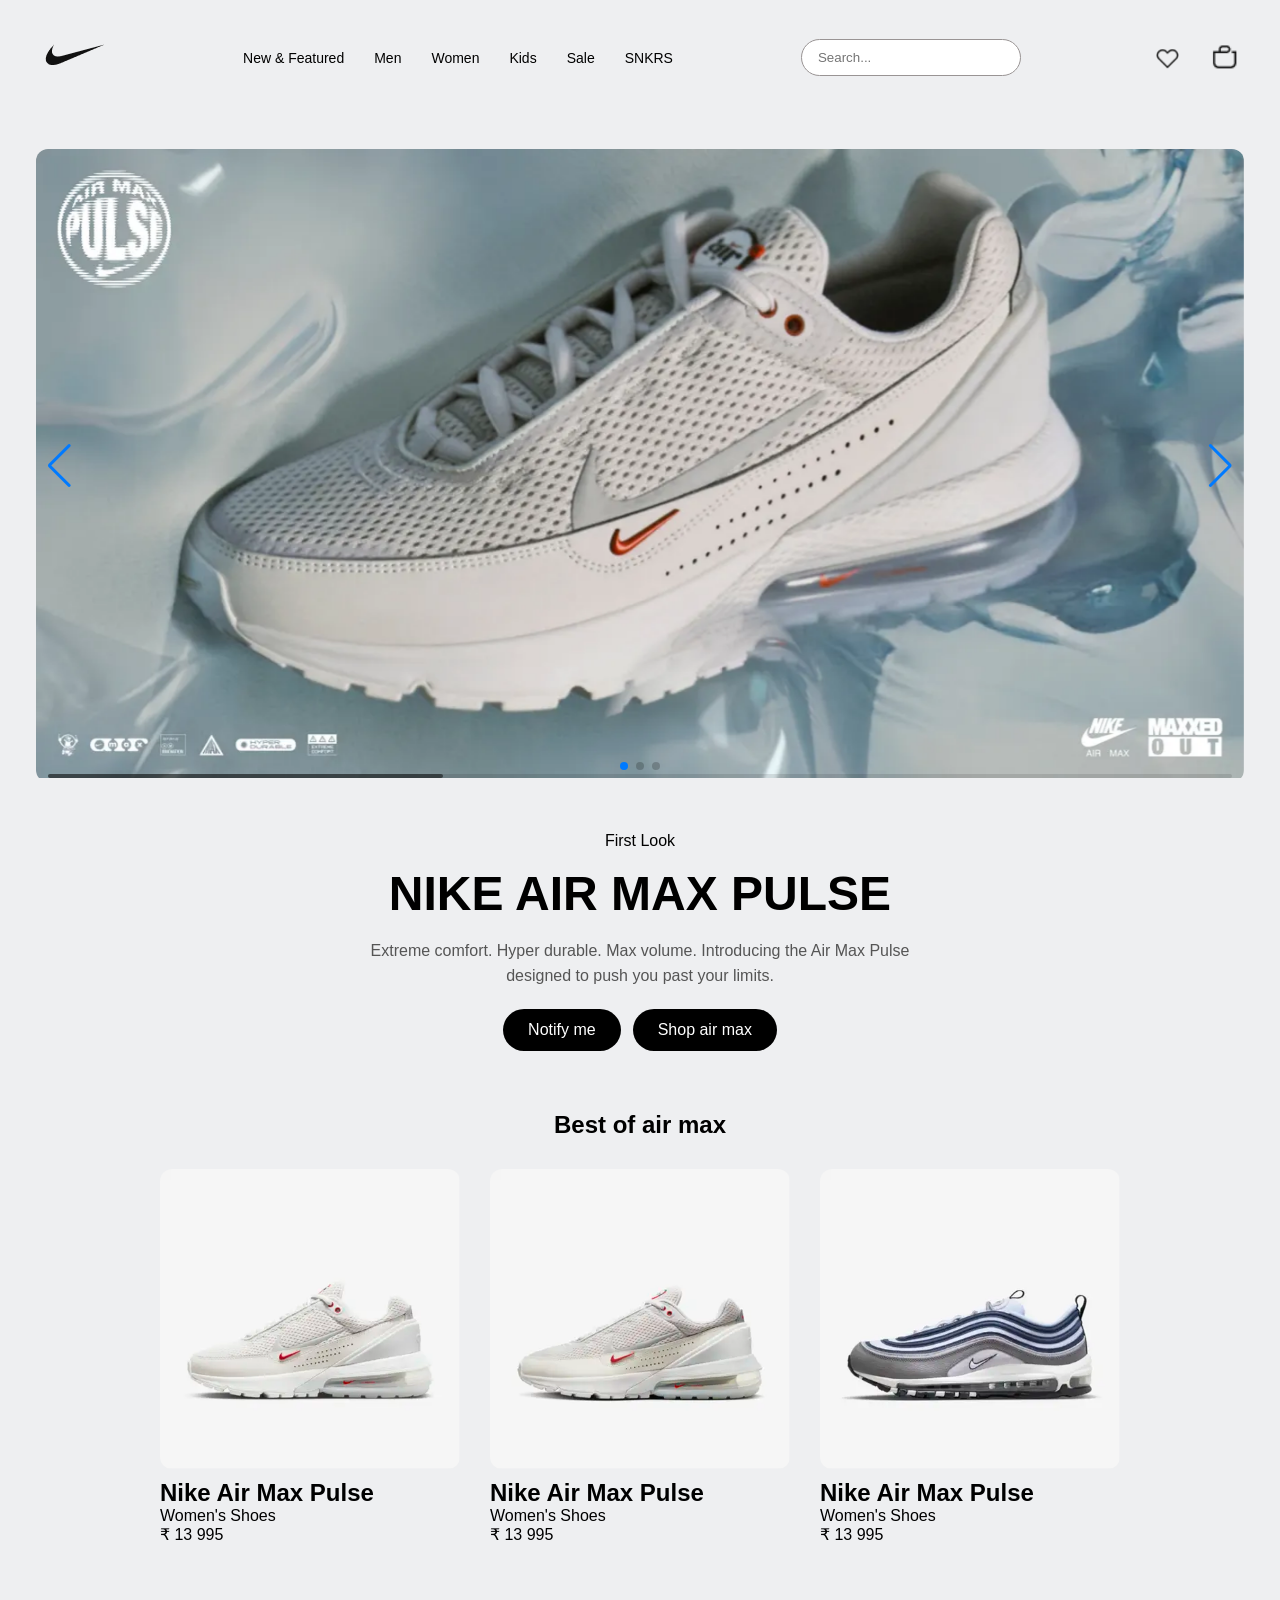
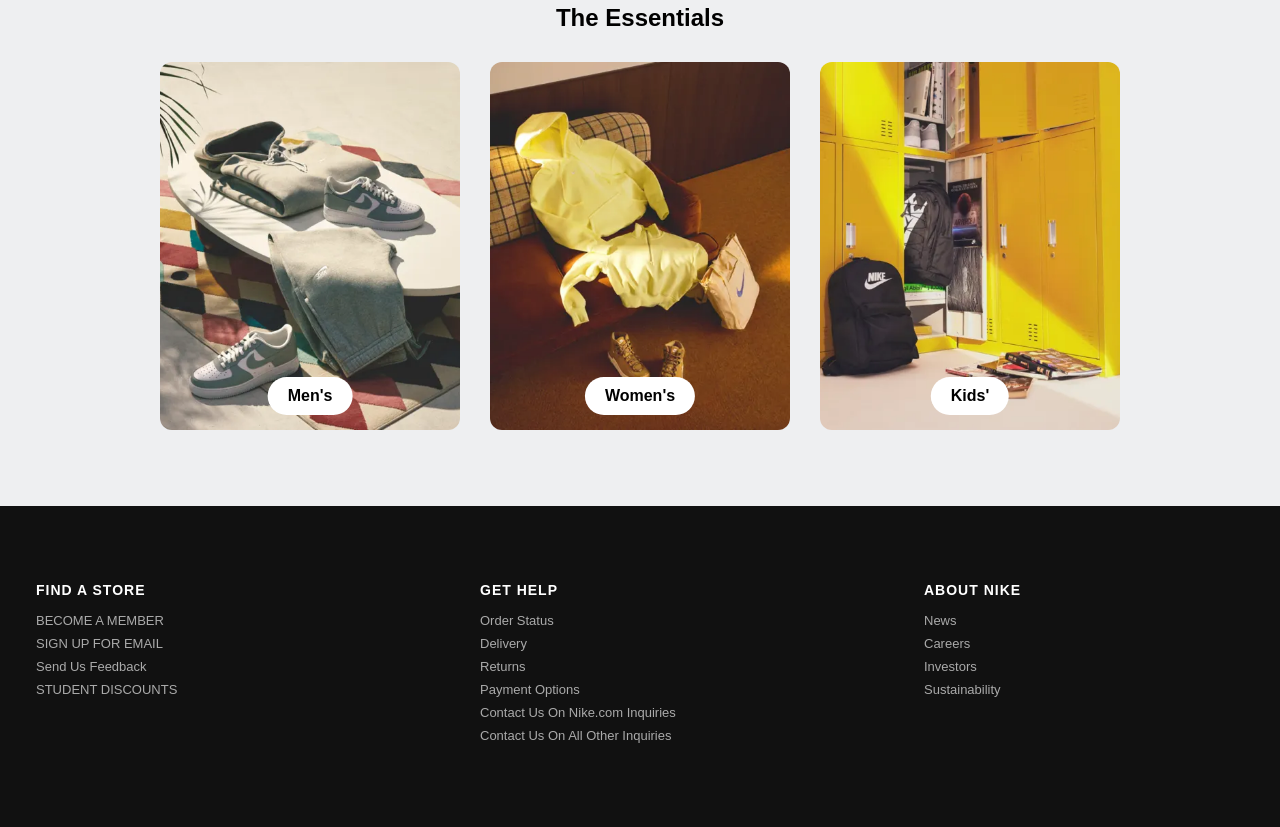
<file: index.html>
<!DOCTYPE html>
<html lang="en">
<head>
    <meta charset="UTF-8">
    <meta name="viewport" content="width=device-width, initial-scale=1.0">
    <title>Alowishus</title>
    <link rel="stylesheet" href="https://cdn.jsdelivr.net/npm/swiper@11/swiper-bundle.min.css" />
    <link rel="stylesheet" href="style.css">
</head>
<body>

<div class="container">
    <header class="header">
        <a href="#" class="logo">
            <img src="imgs/Frame.png" alt="">
        </a>

        <ul class="nav">
            <li><a href="#products">New & Featured</a></li>
            <li><a href="#essentials">Men</a></li>
            <li><a href="#essentials">Women</a></li>
            <li><a href="#essentials">Kids</a></li>
            <li><a href="#essentials">Sale</a></li>
            <li><a href="registr/registration.html">SNKRS</a></li>
        </ul>

        <input class="search-input" type="search" placeholder="Search...">

        <div class="icons">
            <a href="registr/registration.html"><img src="imgs/heart.png" alt="heart"></a>
            <a href="shop/shop.html"><img src="imgs/shop.png" alt="shop"></a>
        </div>
    </header> 

    <section class="kross">
        <div class="swiper">
            <div class="swiper-wrapper">
                <div class="swiper-slide"><img src="imgs/Image (1).png" alt="Slide 1"></div>
                <div class="swiper-slide"><img src="imgs/Image (1).png" alt="Slide 2"></div>
                <div class="swiper-slide"><img src="imgs/Image (1).png" alt="Slide 3"></div>
            </div>
            <div class="swiper-pagination"></div>

            <div class="swiper-button-prev"></div>
            <div class="swiper-button-next"></div>

            <div class="swiper-scrollbar"></div>
        </div>

        <div class="kross-text">
            <span>First Look</span>
            <h1>NIKE AIR MAX PULSE</h1>
            <p>
                Extreme comfort. Hyper durable. Max volume. Introducing the Air Max Pulse
                designed to push you past your limits.
            </p>
            <div class="btns">
                <a href="#" class="btn">Notify me</a>
                <a href="#" class="btn">Shop air max</a>
            </div>
        </div>
    </section>

    <h2 class="title">Best of air max</h2>

    <section class="yt" id="products">
        <div class="ka">
            <img src="imgs/Image (2).png" alt="">
            <div class="ka-text">
                <h1>Nike Air Max Pulse</h1>
                <p>Women's Shoes</p>
                <span>₹ 13 995</span>
            </div>
        </div>

        <div class="ka">
            <img src="imgs/Image (3).png" alt="">
            <div class="ka-text">
                <h1>Nike Air Max Pulse</h1>
                <p>Women's Shoes</p>
                <span>₹ 13 995</span>
            </div>
        </div>

        <div class="ka">
            <img src="imgs/Image (4).png" alt="">
            <div class="ka-text">
                <h1>Nike Air Max Pulse</h1>
                <p>Women's Shoes</p>
                <span>₹ 13 995</span>
            </div>
        </div>
    </section>

    <h2 class="title" id="essentials">The Essentials</h2>

    <section class="cho">
        <div class="ch">
            <img src="imgs/Frame (2).png" alt="">
            <a href="#The Essentials ">Men's</a>
        </div>

        <div class="ch">
            <img src="imgs/Frame (3).png" alt="">
            <a href="#The Essentials ">Women's</a>
        </div>

        <div class="ch">
            <img src="imgs/Image (5).png" alt="">
            <a href="#The Essentials ">Kids'</a>
        </div>
    </section>
</div> 

<footer class="konec-yra">
    <div class="container">
        <div class="col">
            <h4>FIND A STORE</h4>
            <p>BECOME A MEMBER</p>
            <p>SIGN UP FOR EMAIL</p>
            <p>Send Us Feedback</p>
            <p>STUDENT DISCOUNTS</p>
        </div>

        <div class="col">
            <h4>GET HELP</h4>
            <p>Order Status</p>
            <p>Delivery</p>
            <p>Returns</p>
            <p>Payment Options</p>
            <p>Contact Us On Nike.com Inquiries</p>
            <p>Contact Us On All Other Inquiries</p>
        </div>

        <div class="col">
            <h4>ABOUT NIKE</h4>
            <p>News</p>
            <p>Careers</p>
            <p>Investors</p>
            <p>Sustainability</p>
        </div> 
    </div>
</footer>

<script src="https://cdn.jsdelivr.net/npm/swiper@11/swiper-bundle.min.js"></script>
<script src="script.js"></script> 
</body>
</html>
</file>
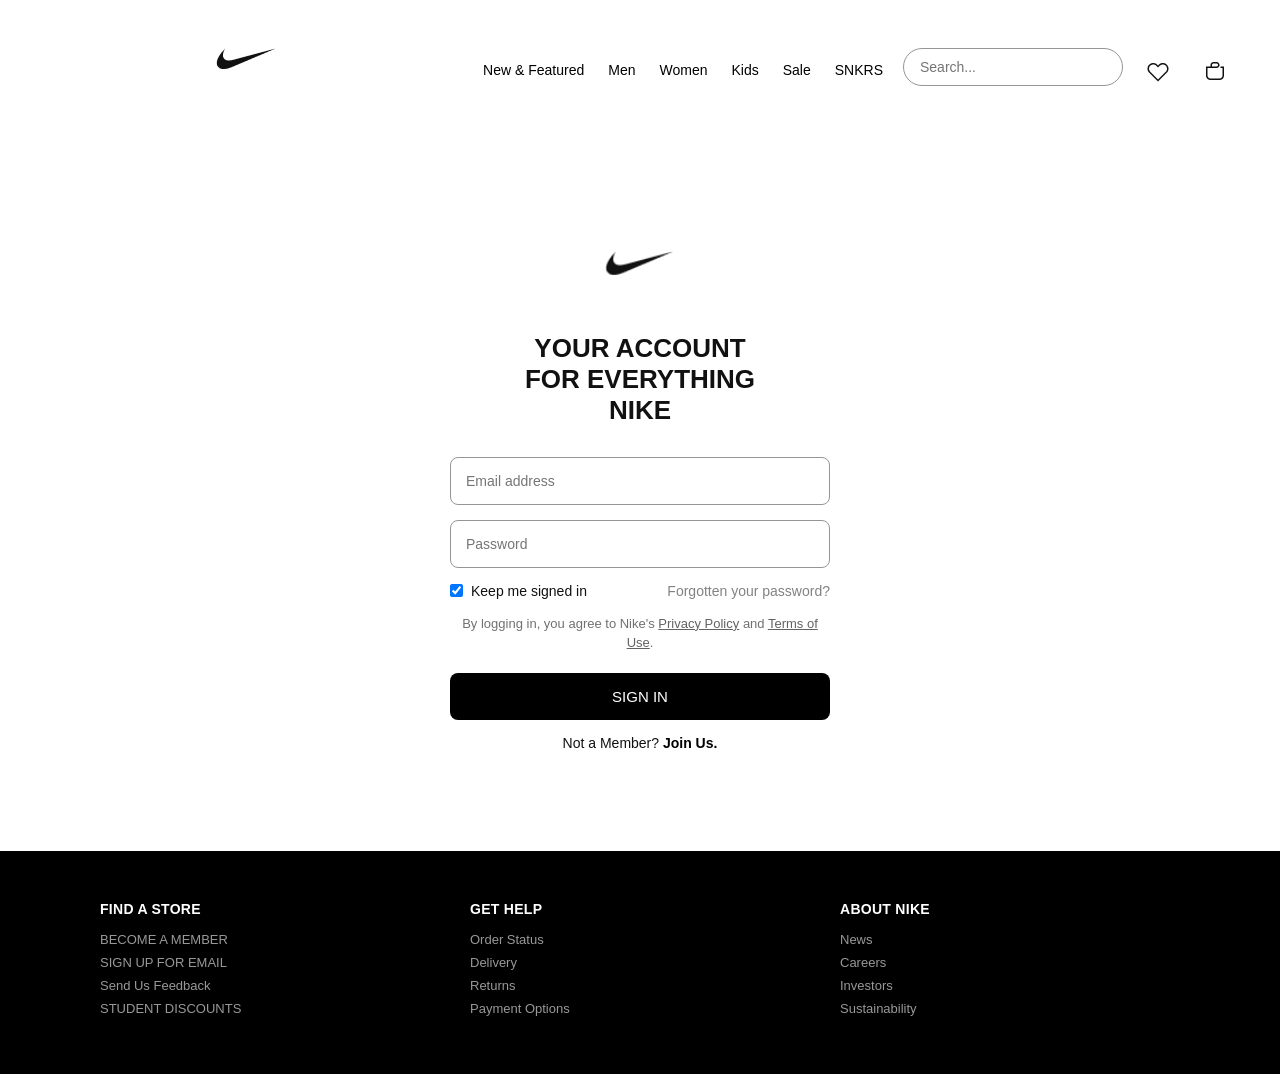
<file: registr/registration.html>
<!DOCTYPE html>
<html lang="en">
<head>
    <meta charset="UTF-8">
    <meta name="viewport" content="width=device-width, initial-scale=1.0">
    <title>Document</title>
    <link rel="stylesheet" href="style.css">
</head>
<body>

<div class="container">
    <header class="header">

        <a href="../index.html" class="logo">
            <img src="imgs/Frame.png" alt="">
        </a>

        <ul class="nav">
            <li><a href="../index.html#products">New & Featured</a></li>
            <li><a href="../index.html#products">Men</a></li>
            <li><a href="../index.html#products">Women</a></li>
            <li><a href="../index.html#products">Kids</a></li>
            <li><a href="../index.html#products">Sale</a></li>
            <li><a href="#">SNKRS</a></li>
        </ul>

    <input class="search-input" type="search" placeholder="Search...">

        <div class="icons">
    <a href="../registr/registration.html">
        <img src="imgs/heart.png" alt="">
    </a>
    
    <a href="../shop/shop.html">
        <img src="imgs/shop.png" alt="">
    </a>
</div>

    </header>
</div>

<form class="login" action="#" method="POST">

    <img src="imgs/Frame.png" class="logo">

    <h1>
        YOUR ACCOUNT <br>
        FOR EVERYTHING <br>
        NIKE
    </h1>

    <input type="email" placeholder="Email address" required>
    <input type="password" placeholder="Password" required>

    <div class="op">
        <div class="left">
            <input type="checkbox" id="keep-signed" checked>
            <label for="keep-signed">Keep me signed in</label>
        </div>

        <a href="#">Forgotten your password?</a>
    </div>
    

    <p class="og">
        By logging in, you agree to Nike's 
        <a href="#">Privacy Policy</a> and 
        <a href="#">Terms of Use</a>.
    </p>

    <button type="submit">SIGN IN</button>

    <p class="vhod">
        Not a Member? <a href="#">Join Us.</a>
    </p>

</form>

<footer class="konec-yra">

    <div class="col">
        <h4>FIND A STORE</h4>
        <p>BECOME A MEMBER</p>
        <p>SIGN UP FOR EMAIL</p>
        <p>Send Us Feedback</p>
        <p>STUDENT DISCOUNTS</p>
    </div>

    <div class="col">
        <h4>GET HELP</h4>
        <p>Order Status</p>
        <p>Delivery</p>
        <p>Returns</p>
        <p>Payment Options</p>
    </div>

    <div class="col">
        <h4>ABOUT NIKE</h4>
        <p>News</p>
        <p>Careers</p>
        <p>Investors</p>
        <p>Sustainability</p>
    </div>

</footer>

</body>
</html>
</file>
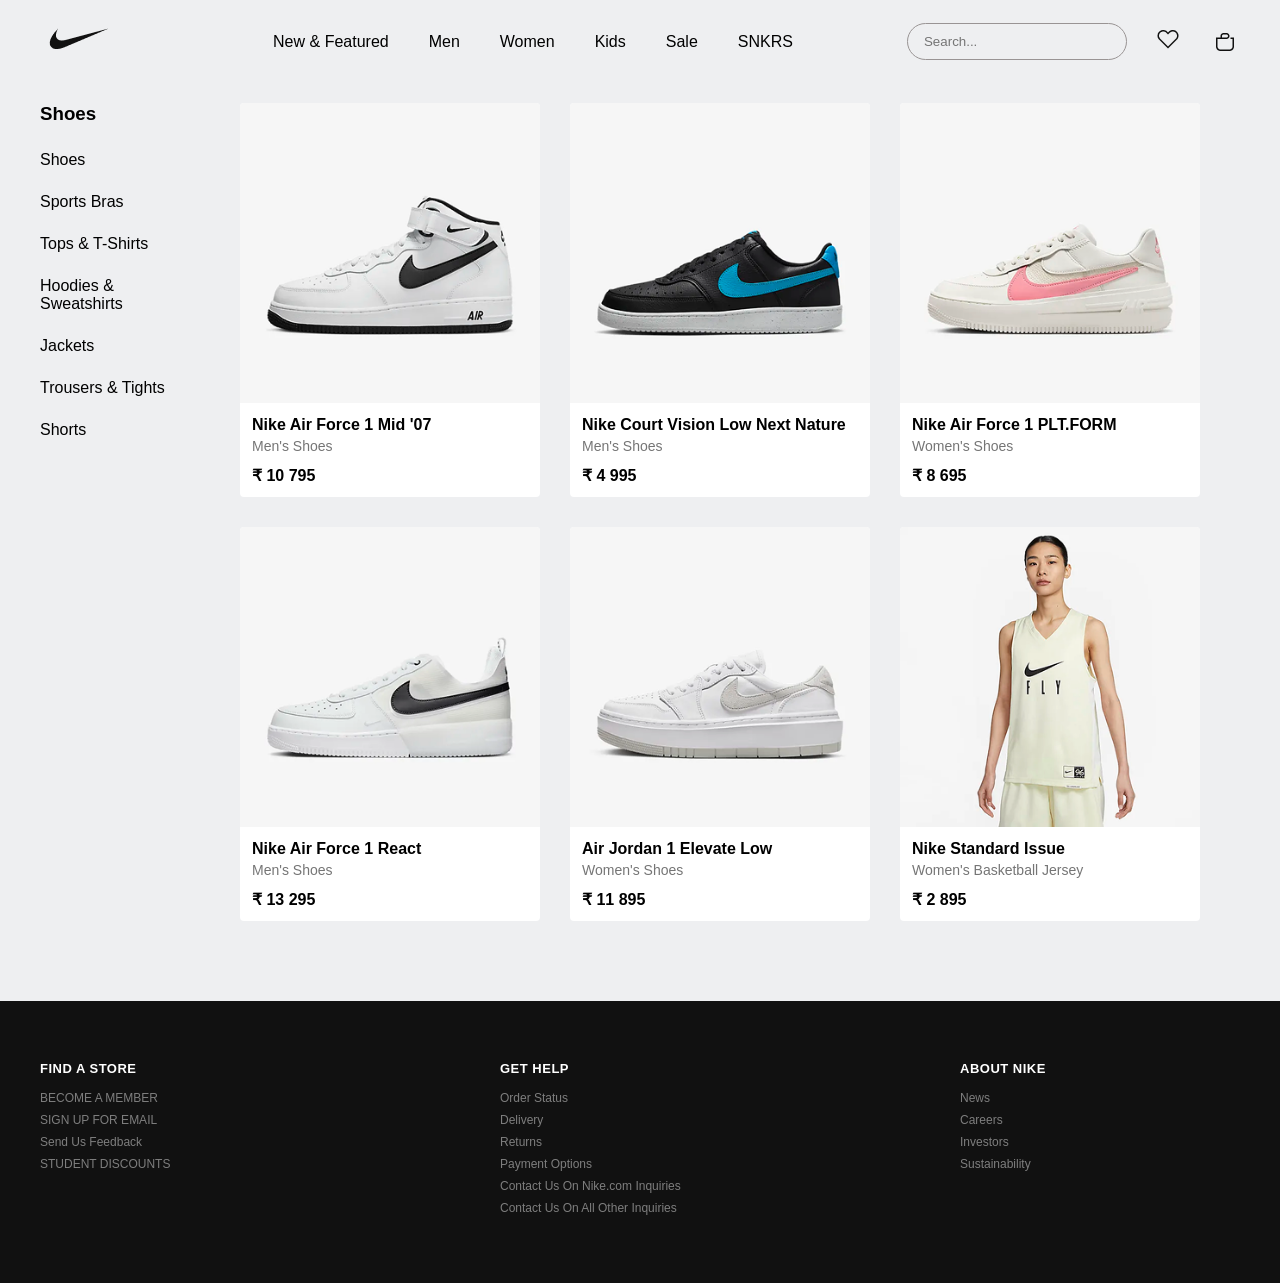
<file: shop/shop.html>
<!DOCTYPE html>
<html lang="en">
<head>
    <meta charset="UTF-8">
    <meta name="viewport" content="width=device-width, initial-scale=1.0">
    <title>Nike Shop</title>
    <link rel="stylesheet" href="style.css">
</head>
<body>

<div class="container">
    <header class="header">

        <a href="../index.html" class="logo">
            <img src="imgs/Frame.png" alt="">
        </a>

        <ul class="nav">
            <li><a href="../index.html#products">New & Featured</a></li>
            <li><a href="../index.html#products">Men</a></li>
            <li><a href="../index.html#products">Women</a></li>
            <li><a href="../index.html#products">Kids</a></li>
            <li><a href="../index.html#products">Sale</a></li>
            <li><a href="../registr/registration.html">SNKRS</a></li>
        </ul>

        <div class="search-wrapper">
            <input class="search-input" type="search" placeholder="Search...">

            <div class="icons">
                <a href="../registr/registration.html">
                    <img src="imgs/heart.png" alt="heart">
                </a>
                
                <a href="#">
                    <img src="imgs/shop.png" alt="shop">
                </a>
            </div>
        </div>

    </header>
</div>

<div class="shop-container">
    <aside class="sidebar">
        <h3>Shoes</h3>
        <ul class="categories">
            <li><a href="#">Shoes</a></li>
            <li><a href="#">Sports Bras</a></li>
            <li><a href="#">Tops & T-Shirts</a></li>
            <li><a href="#">Hoodies & Sweatshirts</a></li>
            <li><a href="#">Jackets</a></li>
            <li><a href="#">Trousers & Tights</a></li>
            <li><a href="#">Shorts</a></li>
        </ul>
    </aside>

    <section class="yt" id="products">
        <div class="ka">
            <img src="imgs/Rectangle.png" alt="Nike Air Force 1 Mid '07">
            <div class="ka-text">
                <h2>Nike Air Force 1 Mid '07</h2> <p class="category">Men's Shoes</p>
                <span class="price">₹ 10 795</span>
            </div>
        </div>

        <div class="ka">
            <img src="imgs/Rectangle (1).png" alt="Nike Court Vision Low Next Nature">
            <div class="ka-text">
                <h2>Nike Court Vision Low Next Nature</h2>
                <p class="category">Men's Shoes</p>
                <span class="price">₹ 4 995</span>
            </div>
        </div>

        <div class="ka">
            <img src="imgs/Rectangle (2).png" alt="Nike Air Force 1 PLT.FORM">
            <div class="ka-text">
                <h2>Nike Air Force 1 PLT.FORM</h2>
                <p class="category">Women's Shoes</p>
                <span class="price">₹ 8 695</span>
            </div>
        </div>

        <div class="ka">
            <img src="imgs/Rectangle (3).png" alt="Nike Air Force 1 React">
            <div class="ka-text">
                <h2>Nike Air Force 1 React</h2>
                <p class="category">Men's Shoes</p>
                <span class="price">₹ 13 295</span>
            </div>
        </div>

        <div class="ka">
            <img src="imgs/Rectangle (4).png" alt="Air Jordan 1 Elevate Low">
            <div class="ka-text">
                <h2>Air Jordan 1 Elevate Low</h2>
                <p class="category">Women's Shoes</p>
                <span class="price">₹ 11 895</span>
            </div>
        </div>

        <div class="ka">
            <img src="imgs/Rectangle (5).png" alt="Nike Standard Issue">
            <div class="ka-text">
                <h2>Nike Standard Issue</h2>
                <p class="category">Women's Basketball Jersey</p>
                <span class="price">₹ 2 895</span>
            </div>
        </div>
    </section>
</div>

<footer class="konec-yra">

    <div class="col">
        <h4>FIND A STORE</h4>
        <p>BECOME A MEMBER</p>
        <p>SIGN UP FOR EMAIL</p>
        <p>Send Us Feedback</p>
        <p>STUDENT DISCOUNTS</p>
    </div>

    <div class="col">
        <h4>GET HELP</h4>
        <p>Order Status</p>
        <p>Delivery</p>
        <p>Returns</p>
        <p>Payment Options</p>
        <p>Contact Us On Nike.com Inquiries</p>
        <p>Contact Us On All Other Inquiries</p>
    </div>

    <div class="col">
        <h4>ABOUT NIKE</h4>
        <p>News</p>
        <p>Careers</p>
        <p>Investors</p>
        <p>Sustainability</p>
    </div>

</footer>

</body>
</html>
</file>
<file: style.css>
* {
    margin: 0;
    padding: 0;
    box-sizing: border-box;
}

body {
    background: #EEEFF1;
    font-family: sans-serif;
    overflow-x: hidden;
}

.container {
    max-width: 1240px;
    margin: auto;
    padding: 16px;
}

.header {
    display: flex;
    justify-content: space-between;
    align-items: center;
    flex-wrap: wrap;
    gap: 20px;
}

.header .search-input {
    width: 220px;
    max-width: 100%;
    padding: 10px 16px;
    border-radius: 999px;
    border: 1px solid #999494;
    background: #ffffff;
}

.header .icons {
    display: flex;
    align-items: center;
    gap: 15px;
}

.header .icons a img {
    display: block;
    max-width: 100%;
    height: auto;
    width: 40px;
}

.nav {
    list-style: none;
    display: flex;
    flex-wrap: wrap;
    gap: 20px 30px;
    justify-content: center;
}

.nav a {
    color: #000;
    text-decoration: none;
    font-size: 14px;
    display: inline-block;
}

.kross {
    margin-top: 50px;
    text-align: center;
    display: flex;
    flex-direction: column;
    align-items: center;
    gap: 30px;
    width: 100%;
}

.swiper {
    width: 100%;
    border-radius: 12px;
}

.swiper-slide img {
    width: 100%;
    height: 100%;
    object-fit: cover;
}

.kross-text {
    margin-top: 20px;
    max-width: 720px;
    width: 100%;
}

.kross-text h1 {
    font-size: clamp(28px, 5vw, 48px);
    margin: 15px 0;
    line-height: 1.2;
}

.kross-text p {
    max-width: 600px;
    margin: auto;
    color: #555;
    line-height: 1.6;
}

.btns {
    display: flex;
    flex-wrap: wrap;
    justify-content: center;
    gap: 12px;
    margin-top: 20px;
    width: 100%;
}

.btn {
    display: inline-block;
    background: #000;
    color: #fff;
    padding: 12px 25px;
    border-radius: 30px;
    text-decoration: none;
    text-align: center;
    transition: background 0.2s;
}

.btn:hover {
    background: #333;
}

.title {
    margin-top: 60px;
    text-align: center;
}

.yt, .cho {
    display: flex;
    flex-wrap: wrap;
    justify-content: center;
    gap: 30px;
    margin-top: 30px;
}

.ka, .ch {
    width: 100%;
    max-width: 300px;
    position: relative;
}

.ka img, .ch img {
    width: 100%;
    height: auto;
    display: block;
    border-radius: 12px;
}

.ka-text {
    margin-top: 10px;
    text-align: left;
}

.ch a {
    position: absolute;
    bottom: 15px;
    left: 50%;
    transform: translateX(-50%);
    background: #fff;
    padding: 10px 20px;
    border-radius: 20px;
    text-decoration: none;
    color: #000;
    font-weight: 600;
    white-space: nowrap;
}

.konec-yra {
    margin-top: 60px;
    background: #111;
    color: #fff;
    padding: 60px 0;
    width: 100%;
}

.konec-yra .container {
    display: flex;
    justify-content: space-between;
    align-items: flex-start;
    gap: 30px;
    flex-wrap: wrap;
}

.col {
    flex: 1;
    min-width: 200px;
    max-width: 320px;
}

.col h4 {
    font-size: 14px;
    margin-bottom: 15px;
    text-transform: uppercase;
    letter-spacing: 1px;
}

.col p {
    font-size: 13px;
    color: #aaa;
    margin: 8px 0;
    cursor: pointer;
    transition: color 0.2s;
}

.col p:hover {
    color: #fff;
}

@media (max-width: 980px) {
    .header {
        justify-content: center;
    }
    .kross {
        margin-top: 30px;
    }
}

@media (max-width: 768px) {
    .konec-yra .container {
        justify-content: flex-start;
        gap: 30px;
    }
    .col {
        max-width: 45%;
        flex: 1 1 40%;
    }
    .ka, .ch {
        max-width: 220px;
    }
    .yt, .cho {
        gap: 15px;
    }
}

@media (max-width: 480px) {
    .container {
        padding: 12px;
    }
    .header {
        flex-direction: column;
        gap: 15px;
    }
    .nav {
        gap: 12px;
    }
    .btns {
        flex-direction: column;
    }
    .btn {
        width: 100%;
    }
    .col {
        max-width: 100%;
        flex: none;
        text-align: left;
    }
    .yt, .cho {
        flex-direction: column;
        align-items: center;
        gap: 20px;
    }
    .ka, .ch {
        max-width: 100%;
    }
}
</file>
<file: registr/style.css>
* {
    margin: 0;
    padding: 0;
    box-sizing: border-box;
}

body {
    background: #ffffff;
    font-family: Arial, Helvetica, sans-serif;
    color: #111;
}

.container {
    max-width: 1240px;
    margin: 0 auto;
    padding: 20px;
}

.header {
    display: flex;
    justify-content: space-between;
    align-items: center;
    gap: 20px;
    flex-wrap: wrap;
}

.header .search-input {
    width: 220px;
    max-width: 100%;
    padding: 10px 16px;
    border-radius: 999px;
    border: 1px solid #999494;
    background: #ffffff;
    margin-top: 10px;
}

.header .icons {
    display: flex;
    align-items: center;
    gap: 15px;  
}

.header .icons img,
.logo img {
    display: block;
    max-width: 100%;
    height: auto;
}

.nav {
    display: flex;
    flex-wrap: wrap;
    gap: 24px;
    list-style: none;
    justify-content: center;
}

.nav a {
    color: #000;
    text-decoration: none;
    font-size: 14px;
    white-space: nowrap;
}

.login {
    max-width: 420px;
    margin: 80px auto;
    padding: 0 20px;
    text-align: center;
}

.logo {
    width: 90px;
    margin: 0 auto 20px;
}

h1 {
    font-size: 26px;
    line-height: 1.2;
    margin-bottom: 30px;
}

input:not([type="checkbox"]) {
    width: 100%;
    padding: 15px;
    margin-bottom: 15px;
    border: 1px solid #999494;
    border-radius: 8px;
    background: #ffffff;
    font-size: 14px;
}

.op {
    display: flex;
    justify-content: space-between;
    align-items: center;
    gap: 15px;
    margin-bottom: 15px;
}

.left {
    display: flex;
    align-items: center;
    gap: 8px;
    font-size: 14px;
}

.left label {
    cursor: pointer;
}

.op a {
    color: #828282;
    text-decoration: none;
    font-size: 14px;
}

.og {
    font-size: 13px;
    color: #717171;
    margin-bottom: 20px;
    line-height: 1.5;
}

.og a {
    color: #626262;
    text-decoration: underline;
}

button {
    width: 100%;
    padding: 15px;
    background: #000000;
    color: #ffffff;
    border: none;
    border-radius: 8px;
    margin-bottom: 15px;
    cursor: pointer;
    font-size: 15px;
    text-transform: uppercase;
}

.vhod {
    font-size: 14px;
}

.vhod a {
    color: #000;
    font-weight: bold;
    text-decoration: none;
}

.konec-yra {
    margin-top: 100px;
    background: #000000;
    color: #fff;
    width: 100%;
    padding: 50px 100px;
    display: flex;
    justify-content: space-between;
    gap: 30px;
    flex-wrap: wrap;
}

.col {
    min-width: 180px;
    flex: 1;
}

.col h4 {
    font-size: 14px;
    margin-bottom: 15px;
    letter-spacing: 0.02em;
}

.col p {
    font-size: 13px;
    color: #999898;
    margin: 8px 0;
    cursor: pointer;
}

.col p:hover {
    color: #fff;
}

@media (max-width: 980px) {
    .container {
        padding: 16px;
    }

    .header {
        justify-content: center;
    }

    .login {
        margin: 60px auto;
    }

    .konec-yra {
        padding: 40px 25px;
    }
}

@media (max-width: 768px) {
    .header {
        flex-direction: row;
        justify-content: space-between;
        align-items: center;
    }

    .header .logo {
        flex: 0 0 100%;
        display: flex;
        justify-content: center;
        order: 1;
    }

    .header .nav {
        flex: 0 0 100%;
        justify-content: center;
        gap: 12px;
        order: 2;
    }

    .header .search-input {
        flex: 1;
        max-width: 240px;
        order: 3;
        margin-top: 10px;
    }

    .header .icons {
        order: 4;
        margin-top: 10px;
        display: flex;
        align-items: center;
    }

    .op {
        flex-direction: column;
        align-items: flex-start;
        gap: 10px;
    }

    .konec-yra {
        flex-direction: column;
        align-items: stretch;
        padding: 30px 20px;
    }

    .col {
        width: 100%;
    }
}

@media (max-width: 480px) {
    .login {
        margin: 40px auto;
        padding: 0 16px;
    }

    h1 {
        font-size: 22px;
    }

    input:not([type="checkbox"]),
    button {
        font-size: 14px;
    }

    .konec-yra {
        padding: 25px 16px;
    }

    .nav {
        gap: 10px;
    }
}
</file>
<file: shop/style.css>
* {
    box-sizing: border-box;
    margin: 0;
    padding: 0;
}

body {
    background: #EEEFF1;
    font-family: sans-serif;
}

.container {
    max-width: 1240px;
    margin: auto;
    padding: 0 20px;
}

.header {
    display: flex;
    justify-content: space-between;
    align-items: center;
}

.nav {
    display: flex;
    gap: 40px;
    margin-left: 40px;
    list-style: none;
    padding: 0;
}

.nav li {
    list-style: none;
}

.nav a {
    color: #000;
}

.search-wrapper {
    display: flex;
    align-items: center;
}

.icons {
    display: flex;
    align-items: center;
    gap: 20px;
}

.header .search-input {
    width: 220px;
    max-width: 100%;
    padding: 10px 16px;
    border-radius: 999px;
    border: 1px solid #999494;
    background: #EEEFF1;
    margin: 0 20px 0 0;
}

.shop-container {
    max-width: 1240px;
    margin: auto;
    padding: 20px;
    display: flex;
    gap: 40px;
}

.sidebar {
    width: 160px;
    flex-shrink: 0;
}

.sidebar h3 {
    margin-bottom: 20px;
}

.categories {
    list-style: none;
}

.categories li {
    margin-bottom: 12px;
}

.categories a {
    color: #000;
    text-decoration: none;
    display: block;
    padding: 6px 0;
}

.yt {
    display: flex;
    flex-wrap: wrap;
    justify-content: flex-start; 
    gap: 30px;
    flex: 1;
}

.ka {
    width: calc(33.333% - 20px);
    min-width: 240px;
    max-width: 300px;
    background: #fff;
    border-radius: 4px;
    overflow: hidden;
    display: flex;
    flex-direction: column;
    justify-content: space-between;
}

.ka img {
    width: 100%;
    height: auto;
    display: block;
    object-fit: cover;
}

.ka-text {
    padding: 12px; 
    display: flex;
    flex-direction: column;
    gap: 4px;
}

.ka-text h2 {
    color: #000000;
    font-size: 16px;
    font-weight: 600;
    line-height: 1.2;
}

.ka-text .category {
    color: #757575;
    font-size: 14px;
}

.ka-text .price {
    color: #000;
    font-size: 16px;
    font-weight: 600;
    margin-top: 8px;
}

.cho {
    display: flex;
    flex-wrap: wrap;
    justify-content: center;
    gap: 30px;
    margin-top: 30px;
}

.ch {
    position: relative;
    width: min(100%, 300px);
}

.ch img {
    width: 100%;
    border-radius: 10px;
    display: block;
}

.ch a {
    position: absolute;
    bottom: 15px;
    left: 50%;
    background: #fff;
    padding: 10px 20px;
    border-radius: 20px;
    text-decoration: none;
    color: #000;
    font-weight: 600;
}

.product-image {
    position: relative;
    aspect-ratio: 1;
    overflow: hidden;
    display: flex;
    align-items: center;
    justify-content: center;
    background: #f5f5f5;
}

.product-image img {
    width: 100%;
    height: 100%;
    object-fit: cover;
}

.badge {
    position: absolute;
    top: 12px;
    left: 12px;
    background: #000;
    color: white;
    padding: 4px 10px;
    border-radius: 20px;
    text-transform: uppercase;
    letter-spacing: 0.4px;
    z-index: 1;
}

.konec-yra {
    margin-top: 60px;
    width: 100%;
    background: #111111;
    color: #fff;
    padding: 60px 40px;
    display: flex;
    justify-content: space-between;
    gap: 40px;
    flex-wrap: wrap;
}

.col {
    width: min(100%, 280px);
}

.col h4 {
    font-size: 13px;
    margin-bottom: 15px;
    letter-spacing: 0.5px;
}

.col p {
    font-size: 12px;
    color: #7e7e7e;
    margin: 8px 0;
    cursor: pointer;
}

.col p:hover {
    color: #fff;
}

a {
    text-decoration: none;
}

@media (max-width: 980px) {
    .container {
        padding: 16px;
    }

    .header {
        justify-content: center;
    }

    .kross {
        margin-top: 40px;
    }

    .konec-yra {
        padding: 40px 25px;
    }
}

@media (max-width: 768px) {
    .header {
        flex-direction: column;
        align-items: center;
        gap: 15px;
    }

    .nav {
        margin-left: 0;
        justify-content: center;
        gap: 12px;
        flex-wrap: wrap;
    }

    .search-wrapper {
        width: 100%;
        justify-content: center;
        gap: 15px;
    }

    .header .search-input {
        margin: 0;
        flex: 1;
        max-width: 240px;
    }

    .kross-text h1 {
        font-size: 34px;
    }

    .btns {
        flex-direction: column;
        align-items: center;
        gap: 12px;
    }

    .yt,
    .cho {
        flex-direction: column;
        align-items: center;
        gap: 20px;
    }

    .ka,
    .ch {
        width: 100%;
        max-width: 340px;
    }

    .konec-yra {
        flex-direction: column;
        align-items: stretch;
        padding: 30px 20px;
    }

    .col {
        width: 100%;
    }
}

@media (max-width: 480px) {
    .container {
        padding: 12px;
    }

    .kross-text h1 {
        font-size: 28px;
    }

    .kross-text p,
    .nav a,
    .col p {
        font-size: 13px;
    }

    .btn {
        padding: 12px 18px;
    }

    .konec-yra {
        padding: 25px 16px;
    }

    .nav {
        gap: 10px;
    }
}
</file>
